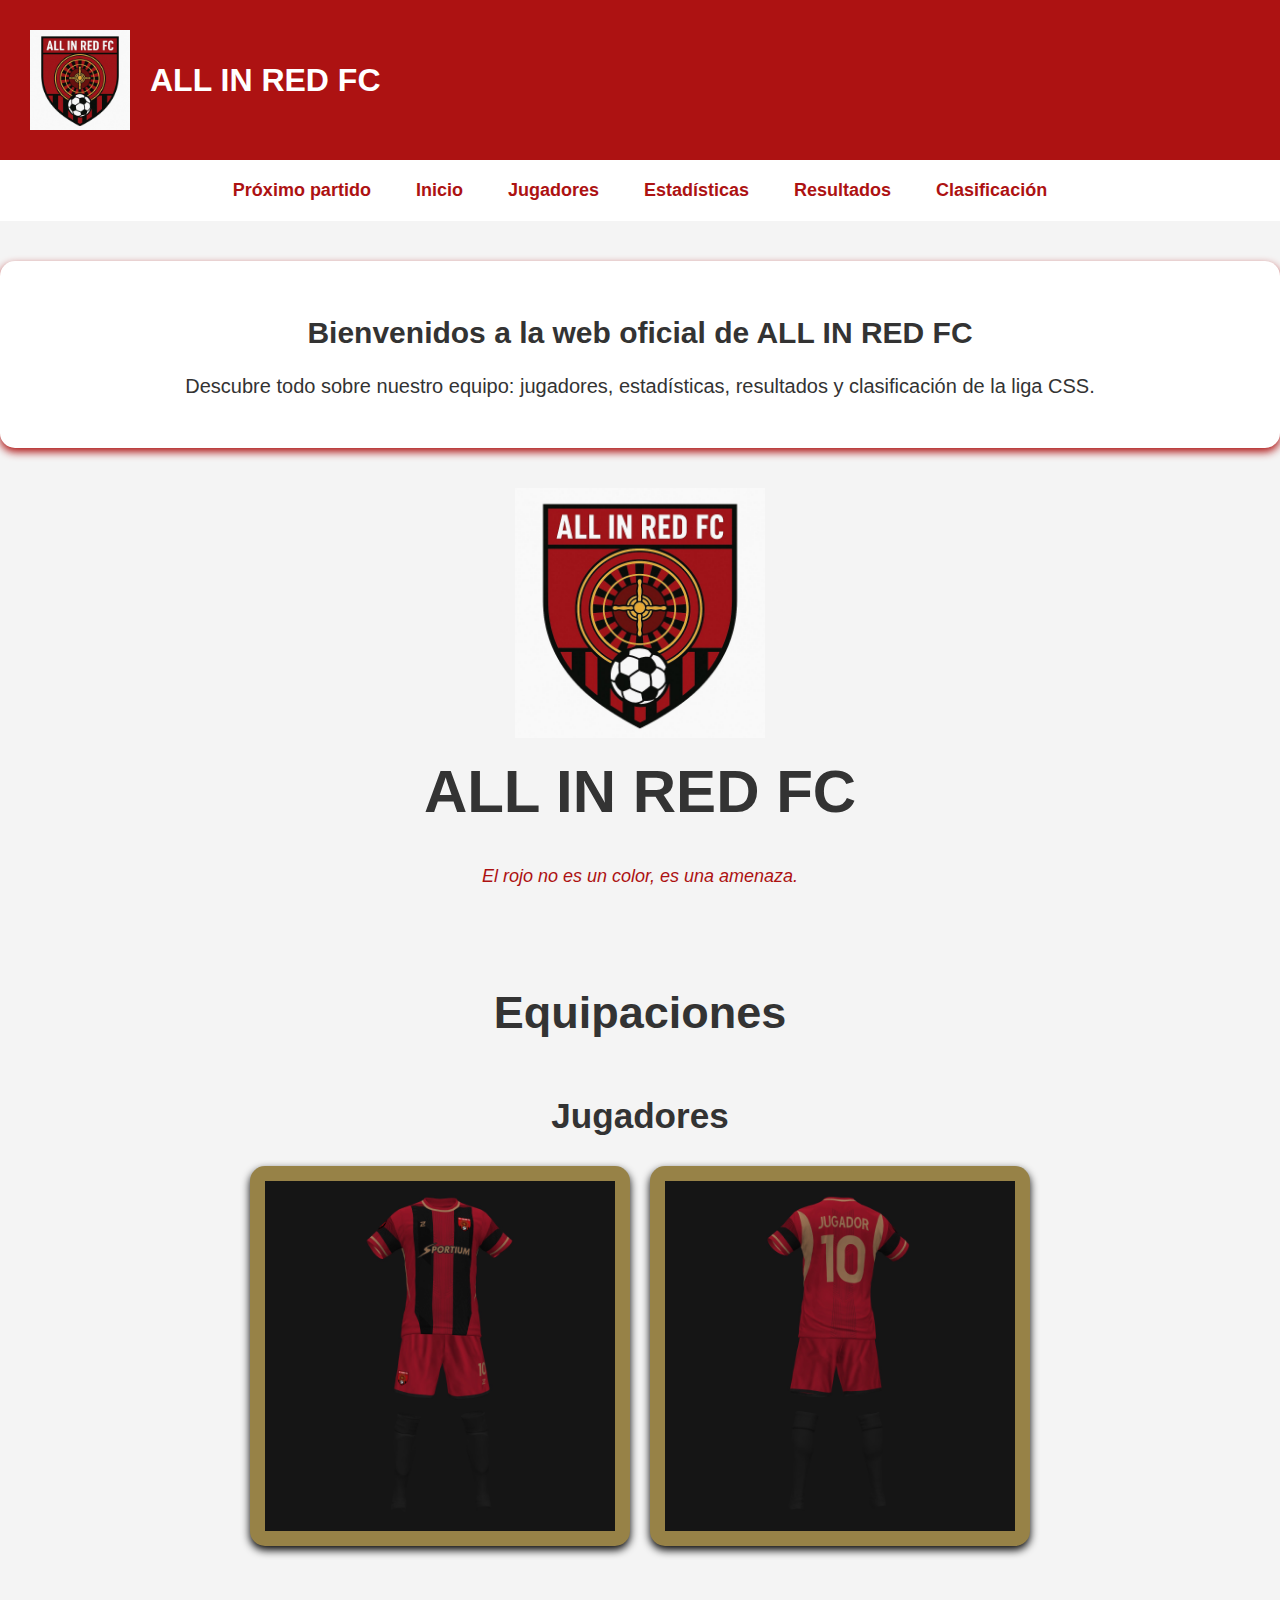
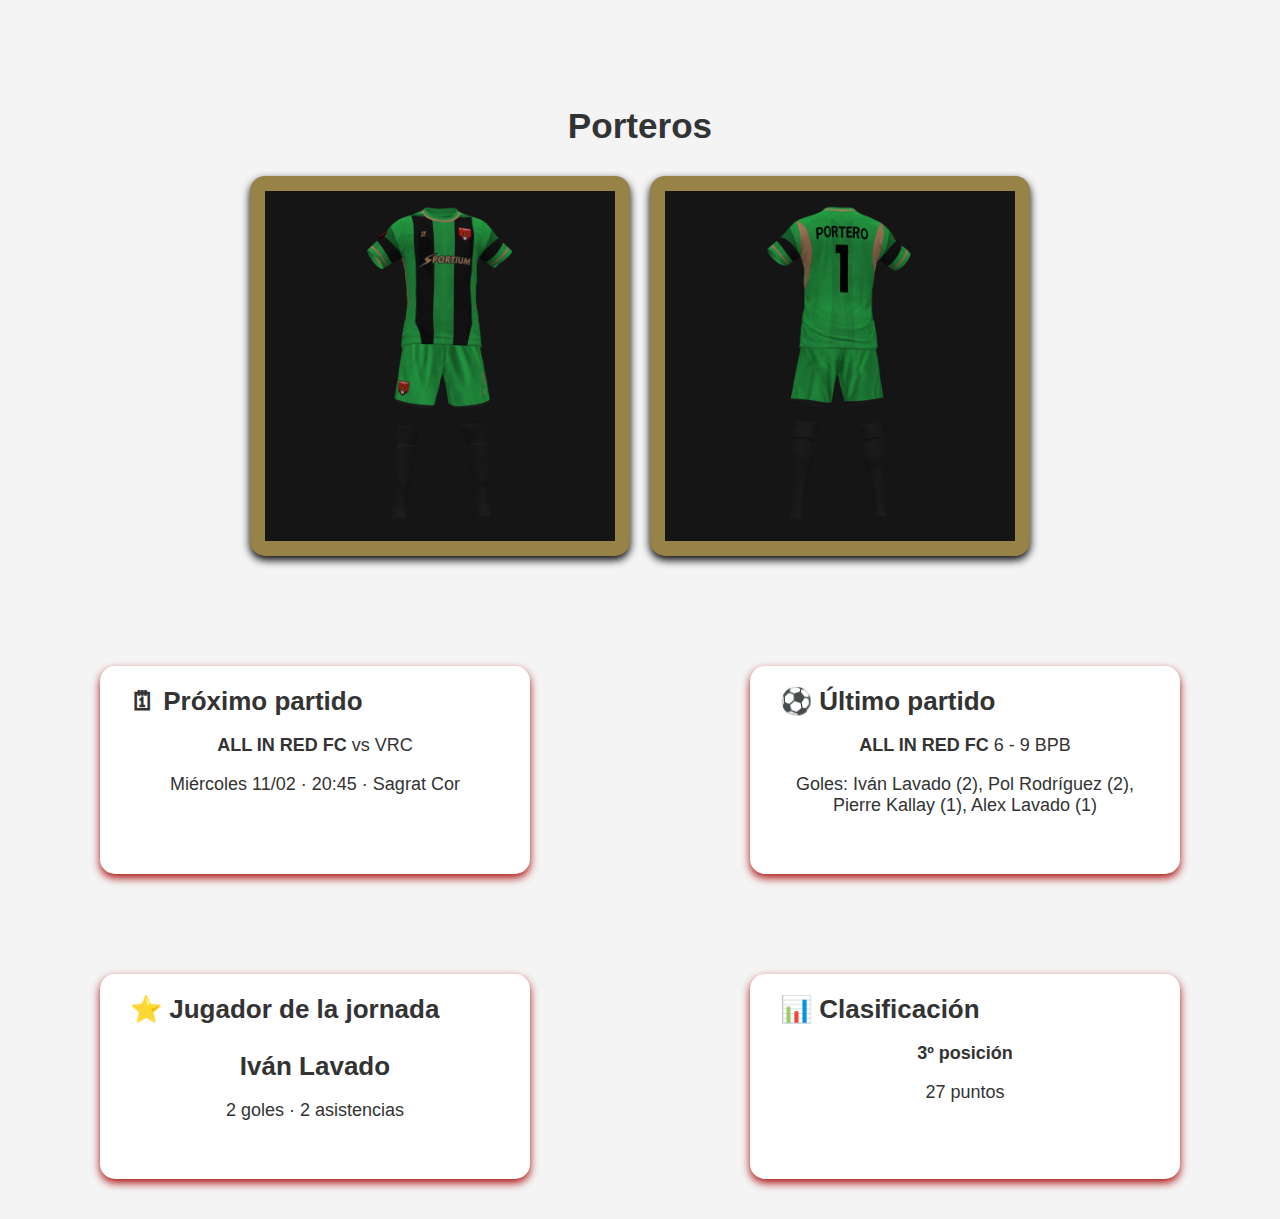
<file: index.html>
<!DOCTYPE html>
<html lang="es">
<head>
  <meta charset="UTF-8">
  <title>ALL IN RED FC</title>
  <link rel="stylesheet" href="css/estilos.css">
</head>
<body>

<header class="header">
  <img src="img/escudo.png" class="escudo">
  <h1>ALL IN RED FC</h1>
</header>

<nav>
  <a href="previa.html">Próximo partido</a>
  <a href="index.html">Inicio</a>
  <a href="jugadores.html">Jugadores</a>
  <a href="estadisticas.html">Estadísticas</a>
  <a href="resultados.html">Resultados</a>
  <a href="clasificacion.html">Clasificación</a>
</nav>

<section class="bienvenida">
  <div class="card welcome">
  <h2>Bienvenidos a la web oficial de ALL IN RED FC</h2>
  <p>Descubre todo sobre nuestro equipo: jugadores, estadísticas, resultados y clasificación de la liga CSS.</p>
  </div>
</section>

<section class="hero">
  <img src="img/escudo.png" alt="Escudo ALL IN RED FC">
  <h1>ALL IN RED FC</h1>
  <p class="lema">El rojo no es un color, es una amenaza.</p>
</section>
<section class="equipaciones">
  <h2>Equipaciones</h2>

  <div class="equipaciones-grid">

    <div class="equipacion-bloque">
      <h3>Jugadores</h3>
      <div class="equipacion-fila">
        <img src="img/jugadorDelante.JPG" alt="Jugadores - Delante">
        <img src="img/jugadorDetras.JPG" alt="Jugadores - Detrás">
      </div>
    </div>

    <div class="equipacion-bloque">
      <h3>Porteros</h3>
      <div class="equipacion-fila">
        <img src="img/porteroDelante.JPG" alt="Porteros - Delante">
        <img src="img/porteroDetras.JPG" alt="Porteros - Detrás">
      </div>
    </div>
  </div>
</section>

<section class="fila info">
  <div class="card mini">
  <h2>🗓 Próximo partido</h2>
  <p><strong>ALL IN RED FC</strong> vs VRC</p>
  <p>Miércoles 11/02 · 20:45 · Sagrat Cor</p>
  </div>

<script src="js/datos.js"></script>
  <div class="card mini">
  <h2>⚽ Último partido</h2>
  <p><strong>ALL IN RED FC</strong> 6 - 9 BPB</p>
  <p>Goles: Iván Lavado (2), Pol Rodríguez (2), Pierre Kallay (1), Alex Lavado (1)</p>
  </div>
  
  <div class="card mini">
  <h2>⭐ Jugador de la jornada</h2>
  <h3><strong>Iván Lavado</strong></h3>
  <p>2 goles · 2 asistencias</p>
  </div>

  <div class="card mini">
  <h2>📊 Clasificación</h2>
  <p><strong>3º posición</strong></p>
  <p>27 puntos</p>
  </div>
</section>

</body>
</html>
</file>
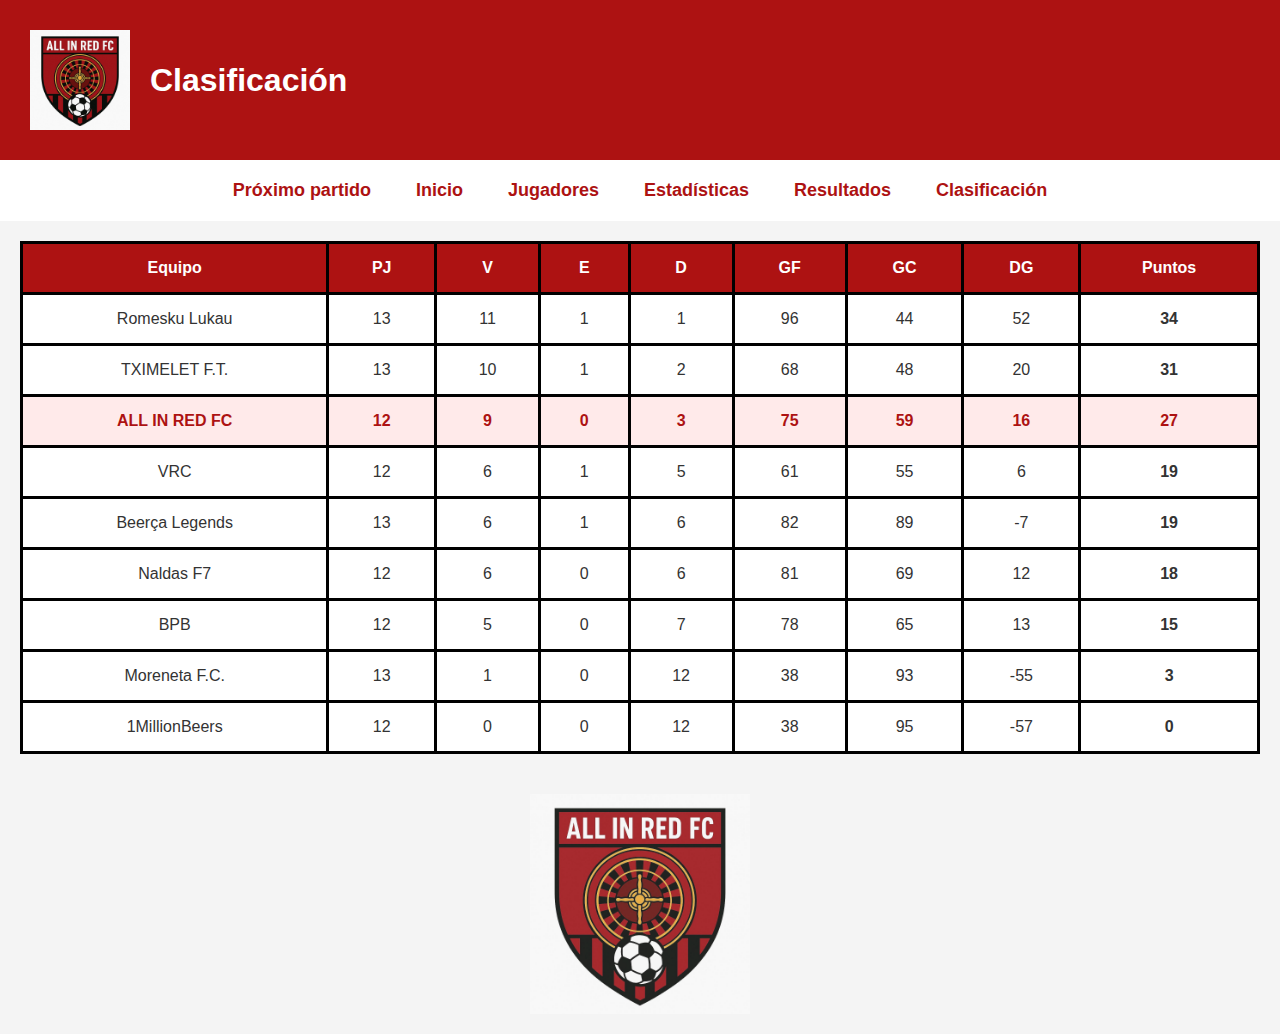
<file: clasificacion.html>
<!DOCTYPE html>
<html lang="es">
<head>
  <meta charset="UTF-8">
  <title>Clasificación</title>
  <link rel="stylesheet" href="css/estilos.css">
</head>
<body>

<header class="header">
  <img src="img/escudo.png" class="escudo">
  <h1>Clasificación</h1>
</header>

<nav>
  <a href="previa.html">Próximo partido</a>
  <a href="index.html">Inicio</a>
  <a href="jugadores.html">Jugadores</a>
  <a href="estadisticas.html">Estadísticas</a>
  <a href="resultados.html">Resultados</a>
  <a href="clasificacion.html">Clasificación</a>
</nav>

<div class="container">
  <div class="table">
    <table class="tabla-clasificacion">
      <thead>
        <tr>
          <th>Equipo</th>
          <th>PJ</th>
          <th>V</th>
          <th>E</th>
          <th>D</th>
          <th>GF</th>
          <th>GC</th>
          <th>DG</th>
          <th>Puntos</th>
        </tr>
      </thead>
      <tbody id="tabla-clasificacion">
        <!-- AQUÍ el JavaScript mete las filas -->
      </tbody>
    </table>
    <div class="escudo-grande">
  <img src="img/escudo.png" alt="Escudo del equipo">
</div>
  </div>
</div>

<script src="js/datos.js"></script>
<script>
  const MI_EQUIPO = "ALL IN RED FC";

  const tabla = document.getElementById("tabla-clasificacion");
  const equipos = {};

  partidos.forEach(p => {
    if (p.golesLocal === null || p.golesVisitante === null) return;

    // Crear equipos si no existen
    if (!equipos[p.local]) {
      equipos[p.local] = {
        equipo: p.local,
        pj: 0, pg: 0, pe: 0, pp: 0,
        gf: 0, gc: 0, puntos: 0,
        duelos: {}
      };
    }

    if (!equipos[p.visitante]) {
      equipos[p.visitante] = {
        equipo: p.visitante,
        pj: 0, pg: 0, pe: 0, pp: 0,
        gf: 0, gc: 0, puntos: 0,
        duelos: {}
      };
    }

    const local = equipos[p.local];
    const visitante = equipos[p.visitante];

    // Partidos jugados
    local.pj++;
    visitante.pj++;

    // Goles
    local.gf += p.golesLocal;
    local.gc += p.golesVisitante;
    visitante.gf += p.golesVisitante;
    visitante.gc += p.golesLocal;

    // Duelos directos
    if (!local.duelos[p.visitante]) {
      local.duelos[p.visitante] = { gf: 0, gc: 0 };
    }
    if (!visitante.duelos[p.local]) {
      visitante.duelos[p.local] = { gf: 0, gc: 0 };
    }

    local.duelos[p.visitante].gf += p.golesLocal;
    local.duelos[p.visitante].gc += p.golesVisitante;
    visitante.duelos[p.local].gf += p.golesVisitante;
    visitante.duelos[p.local].gc += p.golesLocal;

    // Resultado
    if (p.golesLocal > p.golesVisitante) {
      local.pg++; local.puntos += 3;
      visitante.pp++;
    } else if (p.golesLocal < p.golesVisitante) {
      visitante.pg++; visitante.puntos += 3;
      local.pp++;
    } else {
      local.pe++; visitante.pe++;
      local.puntos++; visitante.puntos++;
    }
  });

  const clasificacion = Object.values(equipos).sort((a, b) => {

    // 1. Puntos
    if (b.puntos !== a.puntos) return b.puntos - a.puntos;

    // Empatados a estos puntos
    const empatados = Object.values(equipos).filter(e => e.puntos === a.puntos);

    // 2 equipos empatados → gol average particular
    if (empatados.length === 2) {
      const dueloA = a.duelos[b.equipo];
      const dueloB = b.duelos[a.equipo];

      if (dueloA && dueloB) {
        const diffPartA = dueloA.gf - dueloA.gc;
        const diffPartB = dueloB.gf - dueloB.gc;

        if (diffPartB !== diffPartA) return diffPartB - diffPartA;
        if (dueloB.gf !== dueloA.gf) return dueloB.gf - dueloA.gf;
      }
    }

    // 3 o más empatados → diferencia general
    const diffA = a.gf - a.gc;
    const diffB = b.gf - b.gc;
    if (diffB !== diffA) return diffB - diffA;

    if (b.gf !== a.gf) return b.gf - a.gf;

    return a.equipo.localeCompare(b.equipo);
  });

  // Pintar tabla
  clasificacion.forEach(e => {
    tabla.innerHTML += `
      <tr>
        <tr class="${e.equipo === MI_EQUIPO ? 'mi-equipo' : ''}">
        <td>${e.equipo}</td>
        <td>${e.pj}</td>
        <td>${e.pg}</td>
        <td>${e.pe}</td>
        <td>${e.pp}</td>
        <td>${e.gf}</td>
        <td>${e.gc}</td>
        <td>${e.gf - e.gc}</td>
        <td><strong>${e.puntos}</strong></td>
      </tr>
    `;
  });
</script>
</file>
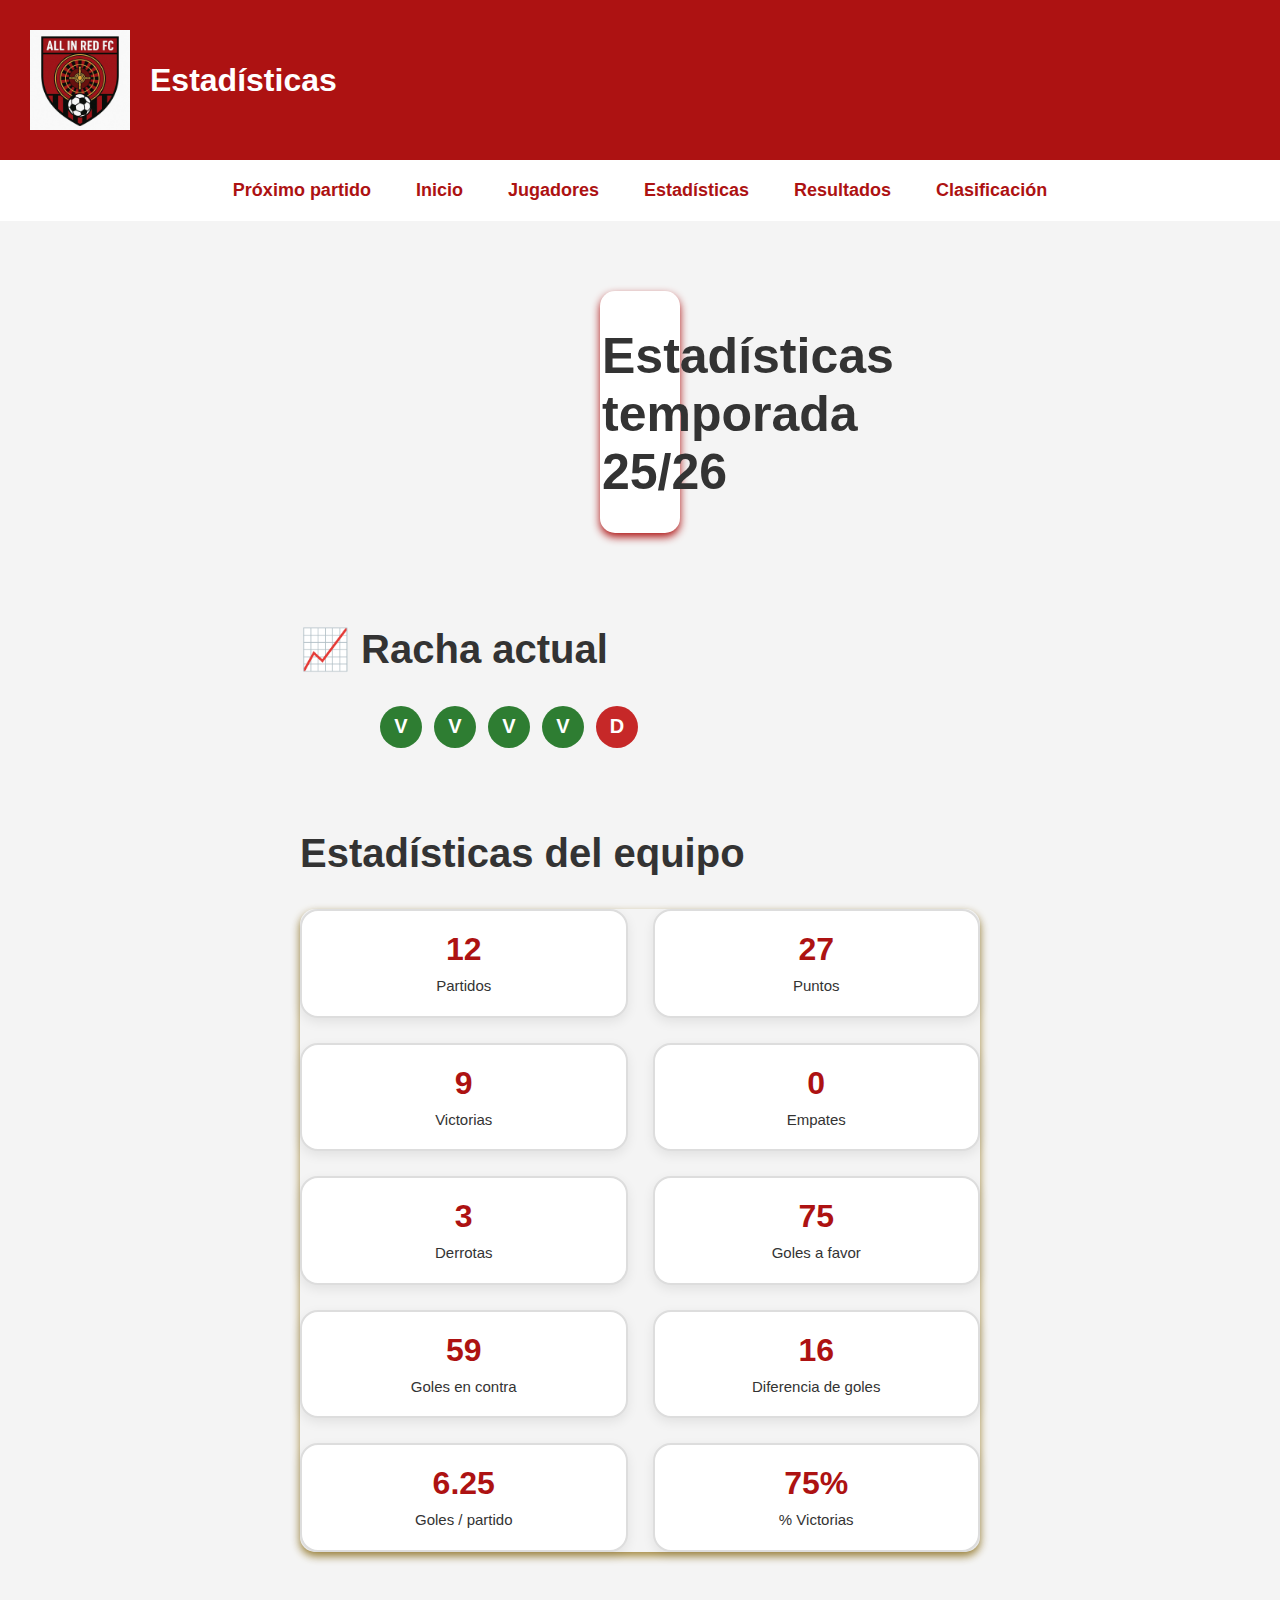
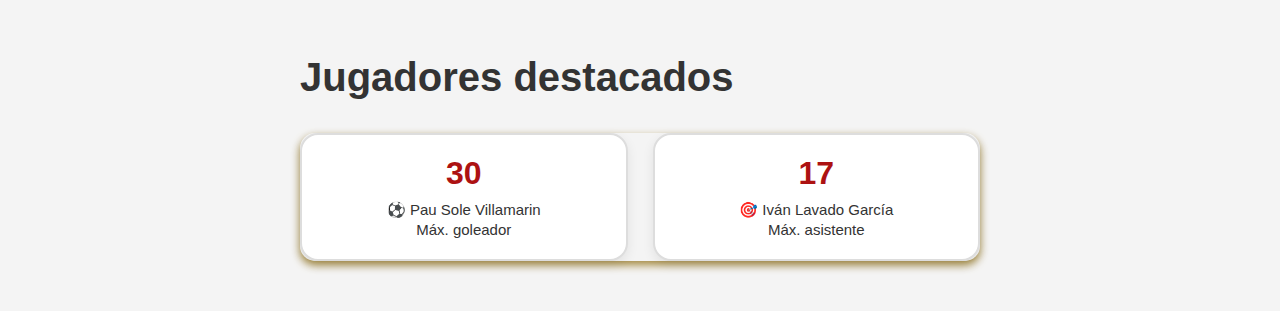
<file: estadisticas.html>
<!DOCTYPE html>
<html lang="es">
<head>
  <meta charset="UTF-8">
  <title>Estadísticas</title>
  <link rel="stylesheet" href="css/estilos.css">
</head>
<body>

<header class="header">
  <img src="img/escudo.png" class="escudo">
  <h1>Estadísticas</h1>
</header>

<nav>
  <a href="previa.html">Próximo partido</a>
  <a href="index.html">Inicio</a>
  <a href="jugadores.html">Jugadores</a>
  <a href="estadisticas.html">Estadísticas</a>
  <a href="resultados.html">Resultados</a>
  <a href="clasificacion.html">Clasificación</a>
</nav>

<main class="estadisticas">

  <section>
  <div class="card estadisticas">
  <h1>Estadísticas temporada 25/26</h1>
  </div>
  </section>

  <section class="bloque">
    <h2>📈 Racha actual</h2>
    <div id="racha" class="racha"></div>
  </section>

  <section class="bloque">
    <h2>Estadísticas del equipo</h2>
    <div class="stats-grid" id="stats-equipo"></div>
  </section>

  <section class="bloque">
    <h2>Jugadores destacados</h2>
    <div class="stats-grid" id="stats-jugadores"></div>
  </section>

</main>

<script src="js/datos.js"></script>
<script src="js/estadisticas.js"></script>
</body>
</html>
</file>
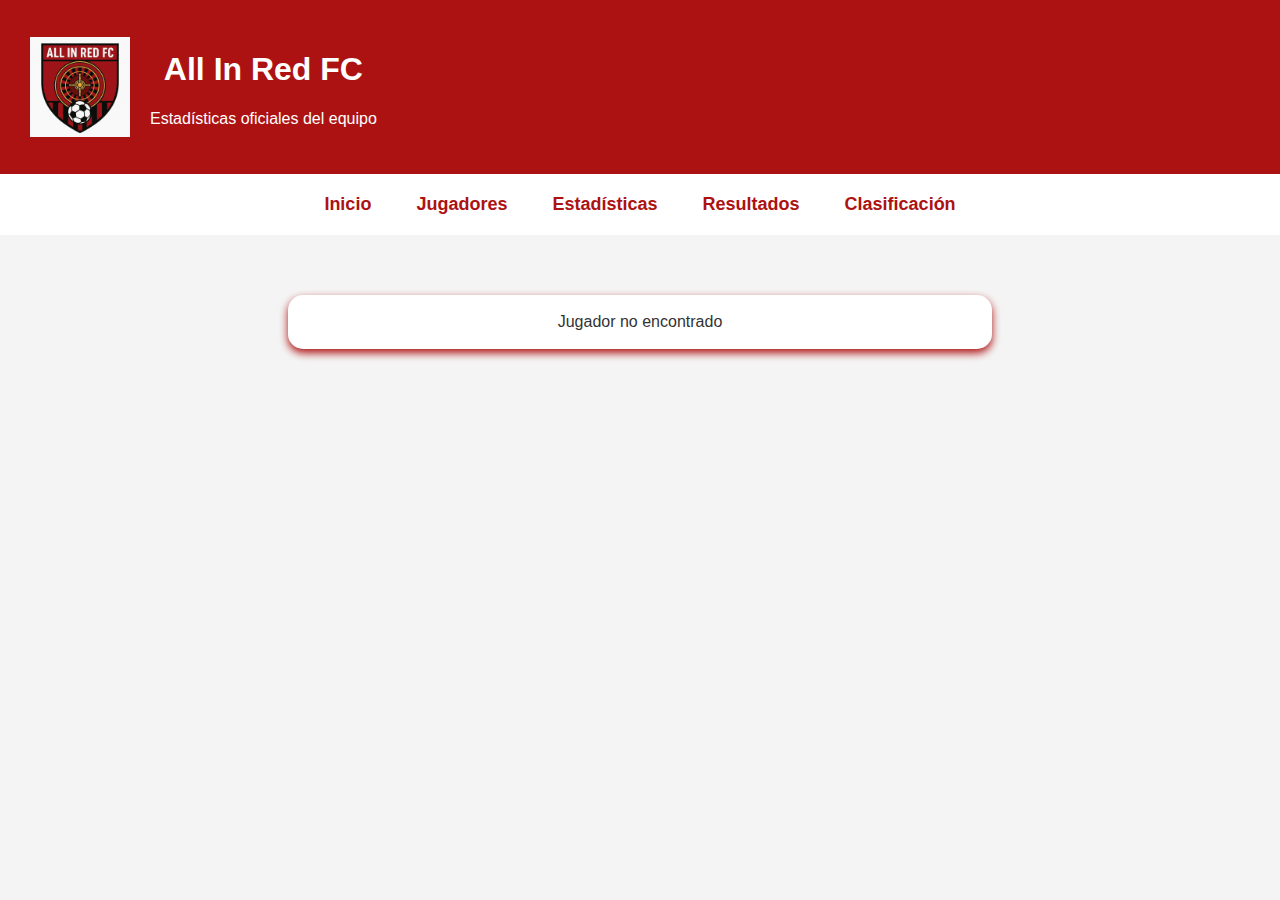
<file: jugador.html>
<!DOCTYPE html>
<html lang="es">
<head>
  <meta charset="UTF-8">
  <title>Ficha del jugador</title>
  <link rel="stylesheet" href="css/estilos.css">
</head>
<body>

<header class="header">
  <img src="img/escudo.png" alt="Escudo del equipo" class="escudo">
  <div>
    <h1>All In Red FC</h1>
    <p>Estadísticas oficiales del equipo</p>
  </div>
</header>

<nav>
  <a href="index.html">Inicio</a>
  <a href="jugadores.html">Jugadores</a>
  <a href="estadisticas.html">Estadísticas</a>
  <a href="resultados.html">Resultados</a>
  <a href="clasificacion.html">Clasificación</a>
</nav>

<div class="container">
  <div class="card" id="ficha"></div>
</div>

<script src="js/datos.js"></script>
<script>
  const params = new URLSearchParams(window.location.search);
  const idJugador = parseInt(params.get("id"));

  const jugador = jugadores.find(j => j.id === idJugador);

  const ficha = document.getElementById("ficha");

  if (jugador) {
    ficha.innerHTML = `
      <img src="${jugador.foto || 'img/jugador-default.jpg'}"
         alt="Foto de ${jugador.nombre}"
         style="width:150px; border-radius:10px; margin-bottom:10px;">
      <h2>${jugador.nombre}</h2>
      <p><strong>Dorsal:</strong> ${jugador.dorsal}</p>
      <p><strong>Posición:</strong> ${jugador.posicion}</p>
      <p><strong>Goles:</strong> ${jugador.goles}</p>
      <p><strong>Asistencias:</strong> ${jugador.asistencias}</p>
      <p><strong>Partidos Jugados:</strong> ${jugador.partidosJugados}</p>
`;
  } else {
    ficha.innerHTML = "<p>Jugador no encontrado</p>";
  }
</script>

</body>
</html>
</file>
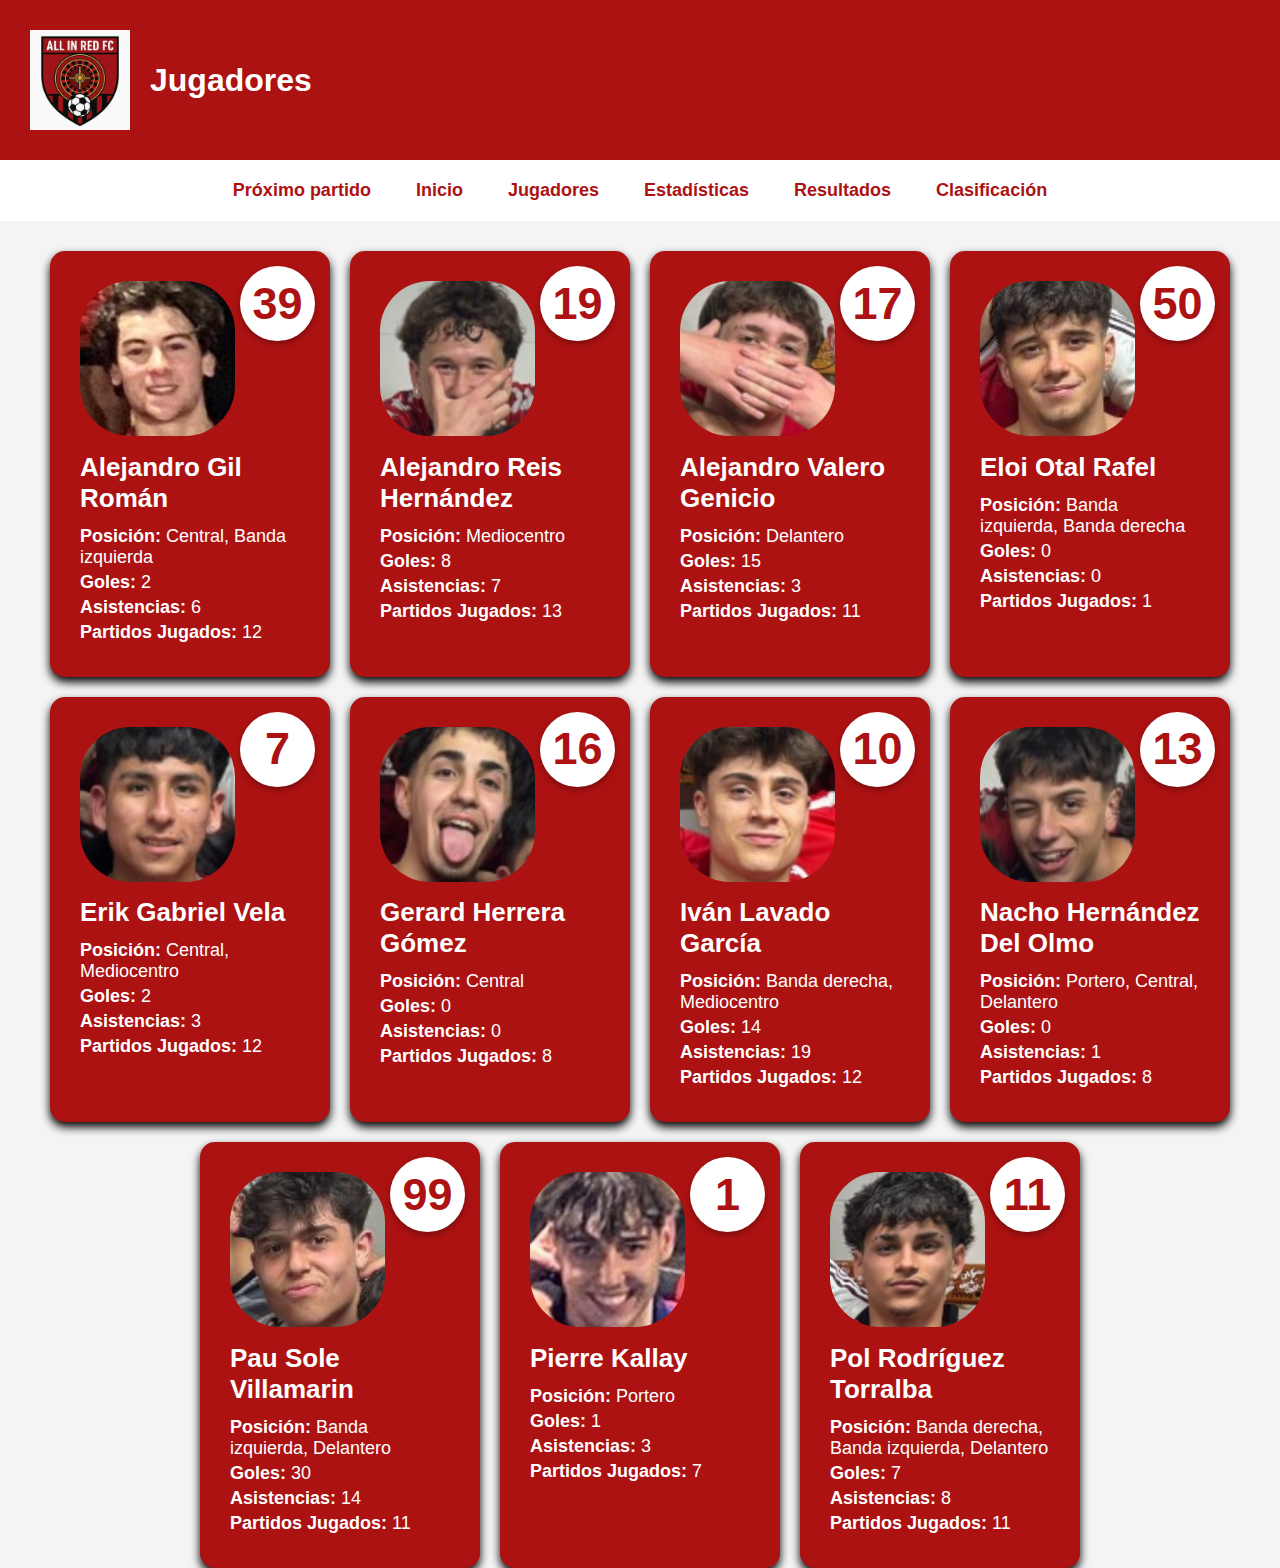
<file: jugadores.html>
<!DOCTYPE html>
<html lang="es">
<head>
  <meta charset="UTF-8">
  <title>Jugadores</title>
  <link rel="stylesheet" href="css/estilos.css">
</head>
<body>

<header class="header">
  <img src="img/escudo.png" class="escudo">
  <h1>Jugadores</h1>
</header>

<nav>
  <a href="previa.html">Próximo partido</a>
  <a href="index.html">Inicio</a>
  <a href="jugadores.html">Jugadores</a>
  <a href="estadisticas.html">Estadísticas</a>
  <a href="resultados.html">Resultados</a>
  <a href="clasificacion.html">Clasificación</a>
</nav>

<div class="jugadores-container">
  <div class="fila"></div> <!-- fila 1 -->
  <div class="fila"></div> <!-- fila 2 -->
  <div class="fila"></div> <!-- fila 3 -->
</div>

<script>
  const MI_EQUIPO = "ALL IN RED FC";

  const jugadores = [
  { id:1,nombre: "Alejandro Gil Román",posicion: "Central, Banda izquierda",dorsal: 39, goles: 2,asistencias: 6,partidosJugados: 12,foto: "img/jugador1.jpg" },
  { id:2,nombre: "Alejandro Reis Hernández",posicion: "Mediocentro",dorsal: 19,goles: 8,asistencias: 7,partidosJugados: 13,foto: "img/jugador2.jpg" },
  { id:3,nombre: "Alejandro Valero Genicio",posicion: "Delantero",dorsal: 17,goles: 15,asistencias: 3,partidosJugados: 11,foto: "img/jugador3.jpg" },
  { id:4,nombre: "Eloi Otal Rafel",posicion: "Banda izquierda, Banda derecha",dorsal: 50,goles: 0,asistencias: 0,partidosJugados: 1,foto: "img/jugador4.jpg" },
  { id:5,nombre: "Erik Gabriel Vela",posicion: "Central, Mediocentro",dorsal: 7,goles: 2,asistencias: 3,partidosJugados: 12,foto: "img/jugador5.jpg" },
  { id:6,nombre: "Gerard Herrera Gómez",posicion: "Central",dorsal: 16,goles: 0,asistencias: 0,partidosJugados: 8,foto: "img/jugador6.jpg" },
  { id:7,nombre: "Iván Lavado García",posicion: "Banda derecha, Mediocentro",dorsal: 10,goles: 14,asistencias: 19,partidosJugados: 12,foto: "img/jugador7.jpg" },
  { id:8,nombre: "Nacho Hernández Del Olmo",posicion: "Portero, Central, Delantero",dorsal: 13,goles: 0,asistencias: 1,partidosJugados: 8,foto: "img/jugador8.jpg" },
  { id:9,nombre: "Pau Sole Villamarin",posicion: "Banda izquierda, Delantero",dorsal: 99,goles: 30,asistencias: 14,partidosJugados: 11,foto:"img/jugador9.jpg" },
  { id:10,nombre: "Pierre Kallay",posicion: "Portero",dorsal: 1,goles: 1,asistencias: 3,partidosJugados: 7,foto: "img/jugador10.jpg" },
  { id:11,nombre: "Pol Rodríguez Torralba",posicion: "Banda derecha, Banda izquierda, Delantero",dorsal: 11,goles: 7,asistencias: 8,partidosJugados: 11,foto: "img/jugador11.jpg" }
  ];

  // Divs por fila
const filas = document.querySelectorAll('.jugadores-container .fila');

filas[0].innerHTML = jugadores.slice(0, 4).map(j => `
  <div class="jugador-card">
    <span class="dorsal">${j.dorsal}</span>
    <img src="${j.foto}" alt="Foto de ${j.nombre}">
    <h2>${j.nombre === MI_EQUIPO ? '<strong>' + j.nombre + '</strong>' : j.nombre}</h2>
    <p><strong>Posición:</strong> ${j.posicion}</p>
    <p><strong>Goles:</strong> ${j.goles}</p>
    <p><strong>Asistencias:</strong> ${j.asistencias}</p>
    <p><strong>Partidos Jugados:</strong> ${j.partidosJugados}</p>
  </div>
`).join('');

filas[1].innerHTML = jugadores.slice(4, 8).map(j => `
  <div class="jugador-card">
    <span class="dorsal">${j.dorsal}</span>
    <img src="${j.foto}" alt="Foto de ${j.nombre}">
    <h2>${j.nombre === MI_EQUIPO ? '<strong>' + j.nombre + '</strong>' : j.nombre}</h2>
    <p><strong>Posición:</strong> ${j.posicion}</p>
    <p><strong>Goles:</strong> ${j.goles}</p>
    <p><strong>Asistencias:</strong> ${j.asistencias}</p>
    <p><strong>Partidos Jugados:</strong> ${j.partidosJugados}</p>
  </div>
`).join('');

filas[2].innerHTML = jugadores.slice(8, 11).map(j => `
  <div class="jugador-card">
    <span class="dorsal">${j.dorsal}</span>
    <img src="${j.foto}" alt="Foto de ${j.nombre}">
    <h2>${j.nombre === MI_EQUIPO ? '<strong>' + j.nombre + '</strong>' : j.nombre}</h2>
    <p><strong>Posición:</strong> ${j.posicion}</p>
    <p><strong>Goles:</strong> ${j.goles}</p>
    <p><strong>Asistencias:</strong> ${j.asistencias}</p>
    <p><strong>Partidos Jugados:</strong> ${j.partidosJugados}</p>
  </div>
`).join('');
</script>
</file>
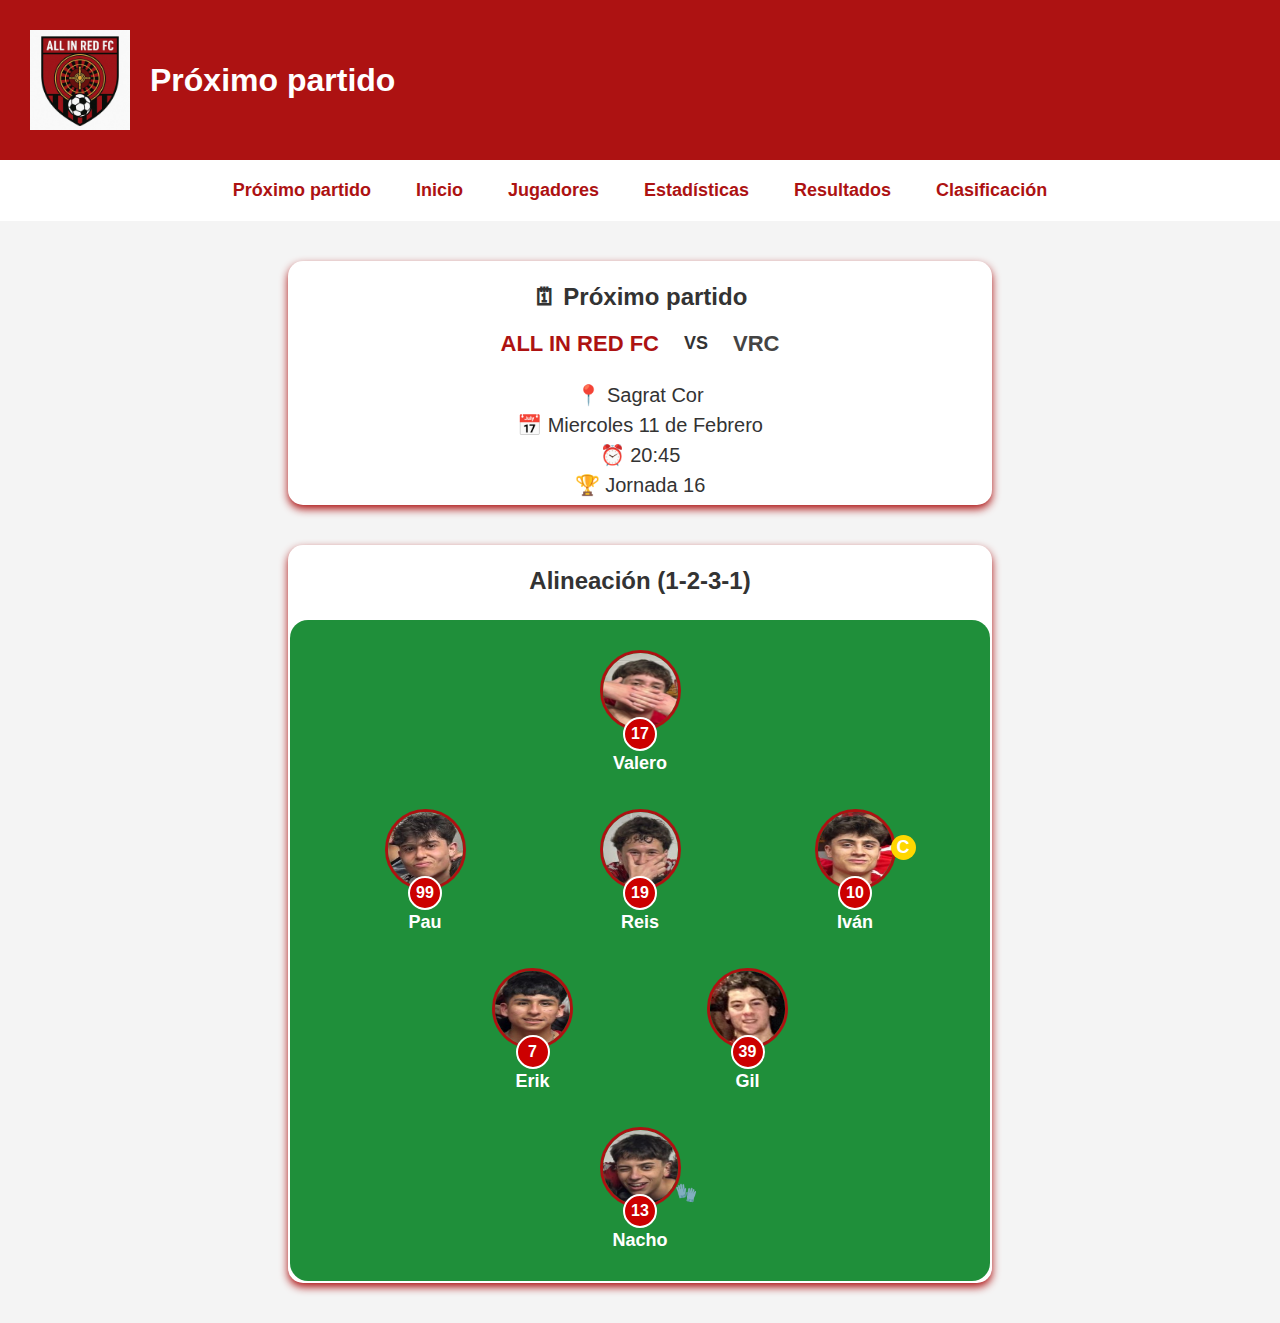
<file: previa.html>
<!DOCTYPE html>
<html lang="es">
<head>
  <meta charset="UTF-8">
  <title>Próximo partido</title>
  <link rel="stylesheet" href="css/estilos.css">
</head>
<body>
<header class="header">
  <img src="img/escudo.png" class="escudo">
  <h1>Próximo partido</h1>
</header>

<nav>
  <a href="previa.html">Próximo partido</a>
  <a href="index.html">Inicio</a>
  <a href="jugadores.html">Jugadores</a>
  <a href="estadisticas.html">Estadísticas</a>
  <a href="resultados.html">Resultados</a>
  <a href="clasificacion.html">Clasificación</a>
</nav>

<main class="previa">

  <section class="card partido-previo">
   <h2>🗓 Próximo partido</h2>

    <div class="info-partido">
      <div class="equipos">
        <span class="equipo local">ALL IN RED FC</span>
       <strong class="vs">VS</strong>
       <span class="equipo visitante">VRC</span>
     </div>

      <div class="datos">
       <p>📍 Sagrat Cor</p>
       <p>📅 Miercoles 11 de Febrero</p>
       <p>⏰ 20:45</p>
       <p>🏆 Jornada 16</p>
     </div>
    </div>
  </section>

 <section class="card alineacion">
  <h2>Alineación (1-2-3-1)</h2>

  <div class="campo-futbol">
    <div class="linea fila-portero" id="portero"></div>
    <div class="linea fila-defensas" id="defensas"></div>
    <div class="linea fila-centro" id="centro"></div>
    <div class="linea fila-delantero" id="delantero"></div>
  </div>
</section>


</main>

<script src="js/datos.js"></script>
<script src="js/previa.js"></script>

</body>
</html>
</file>
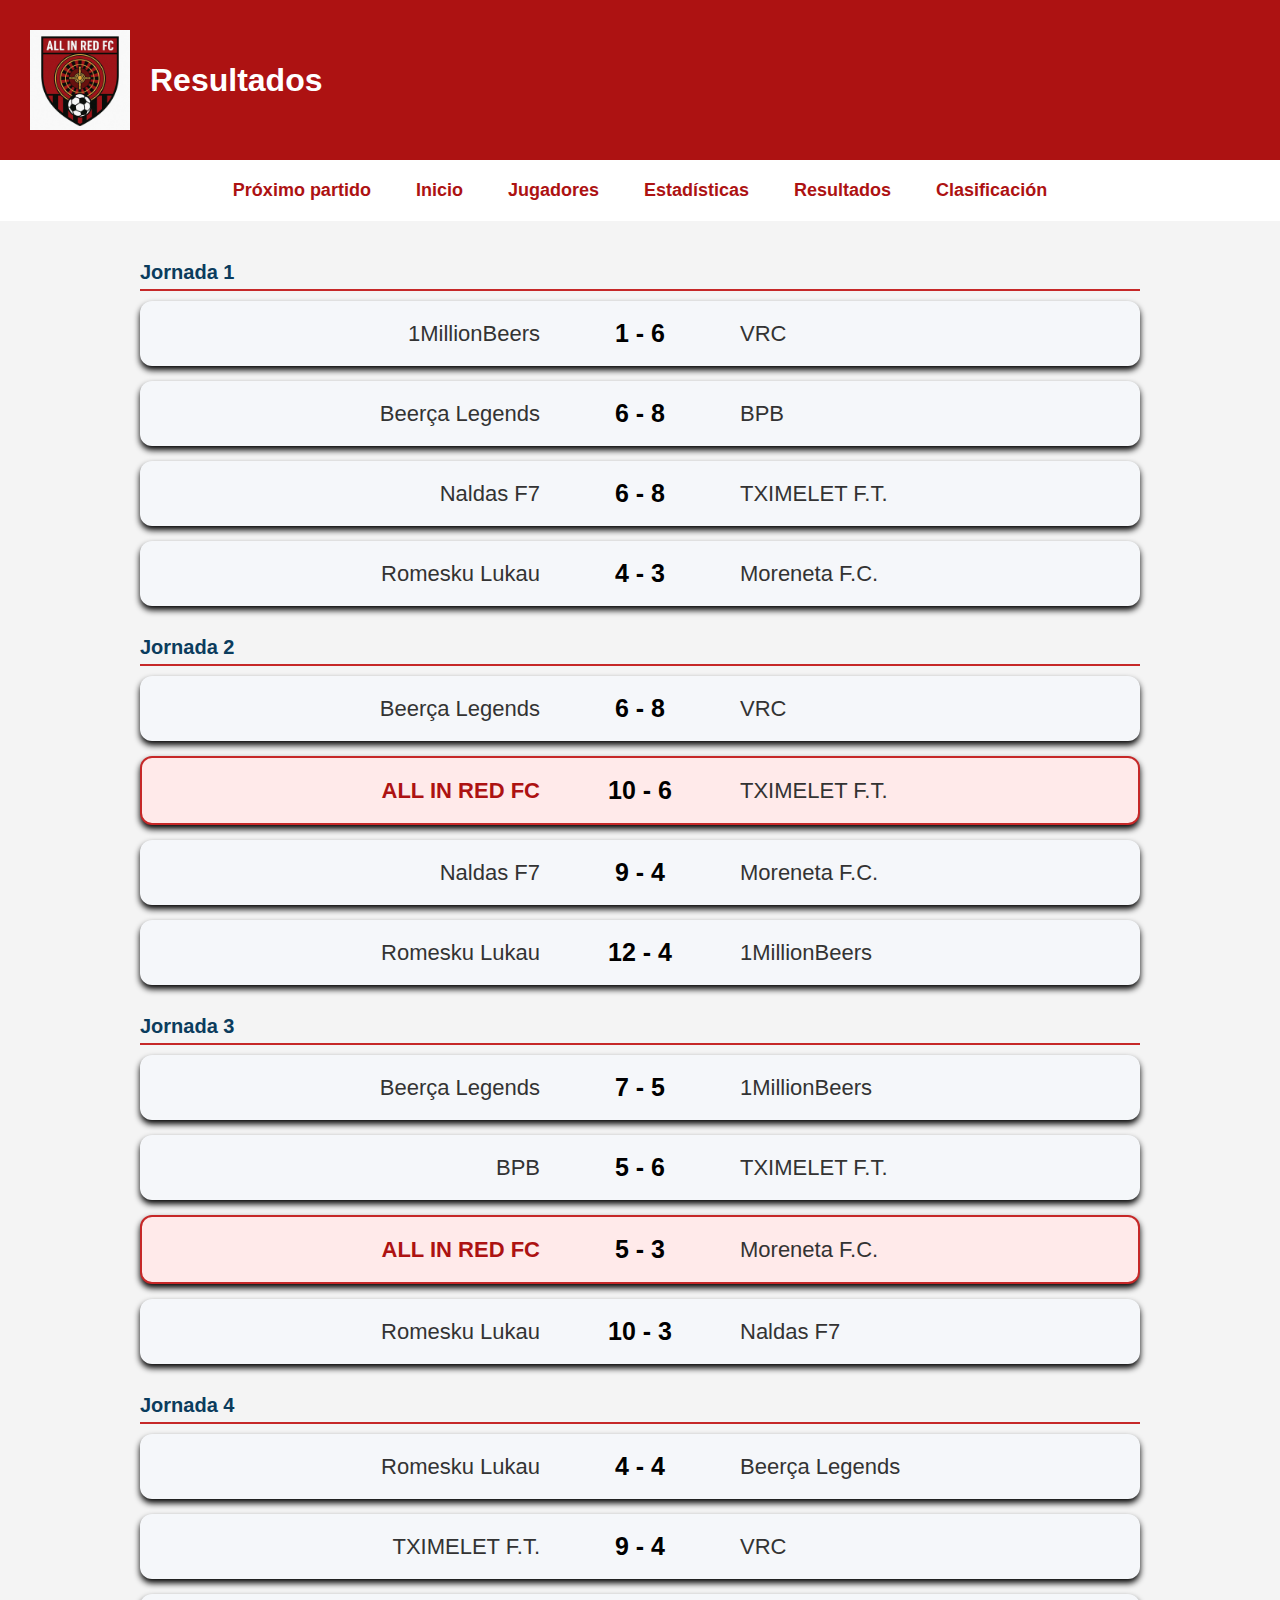
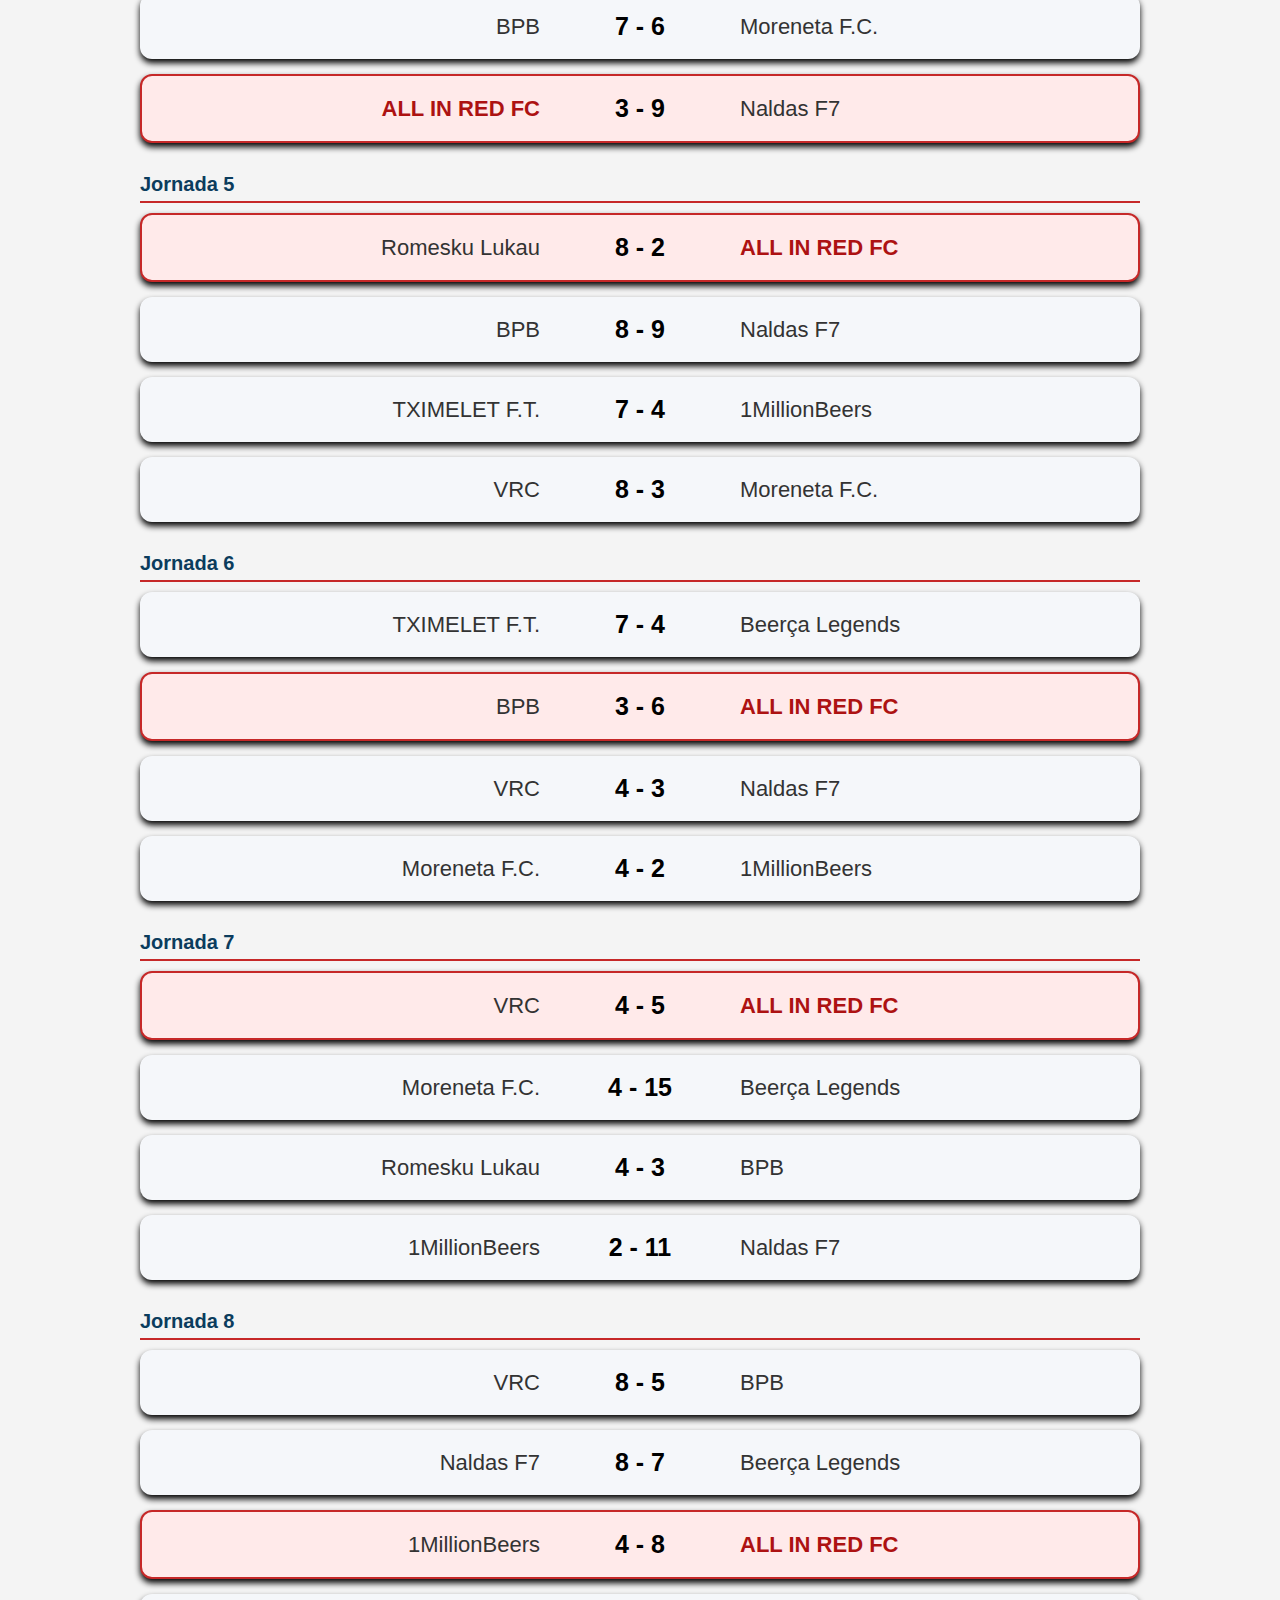
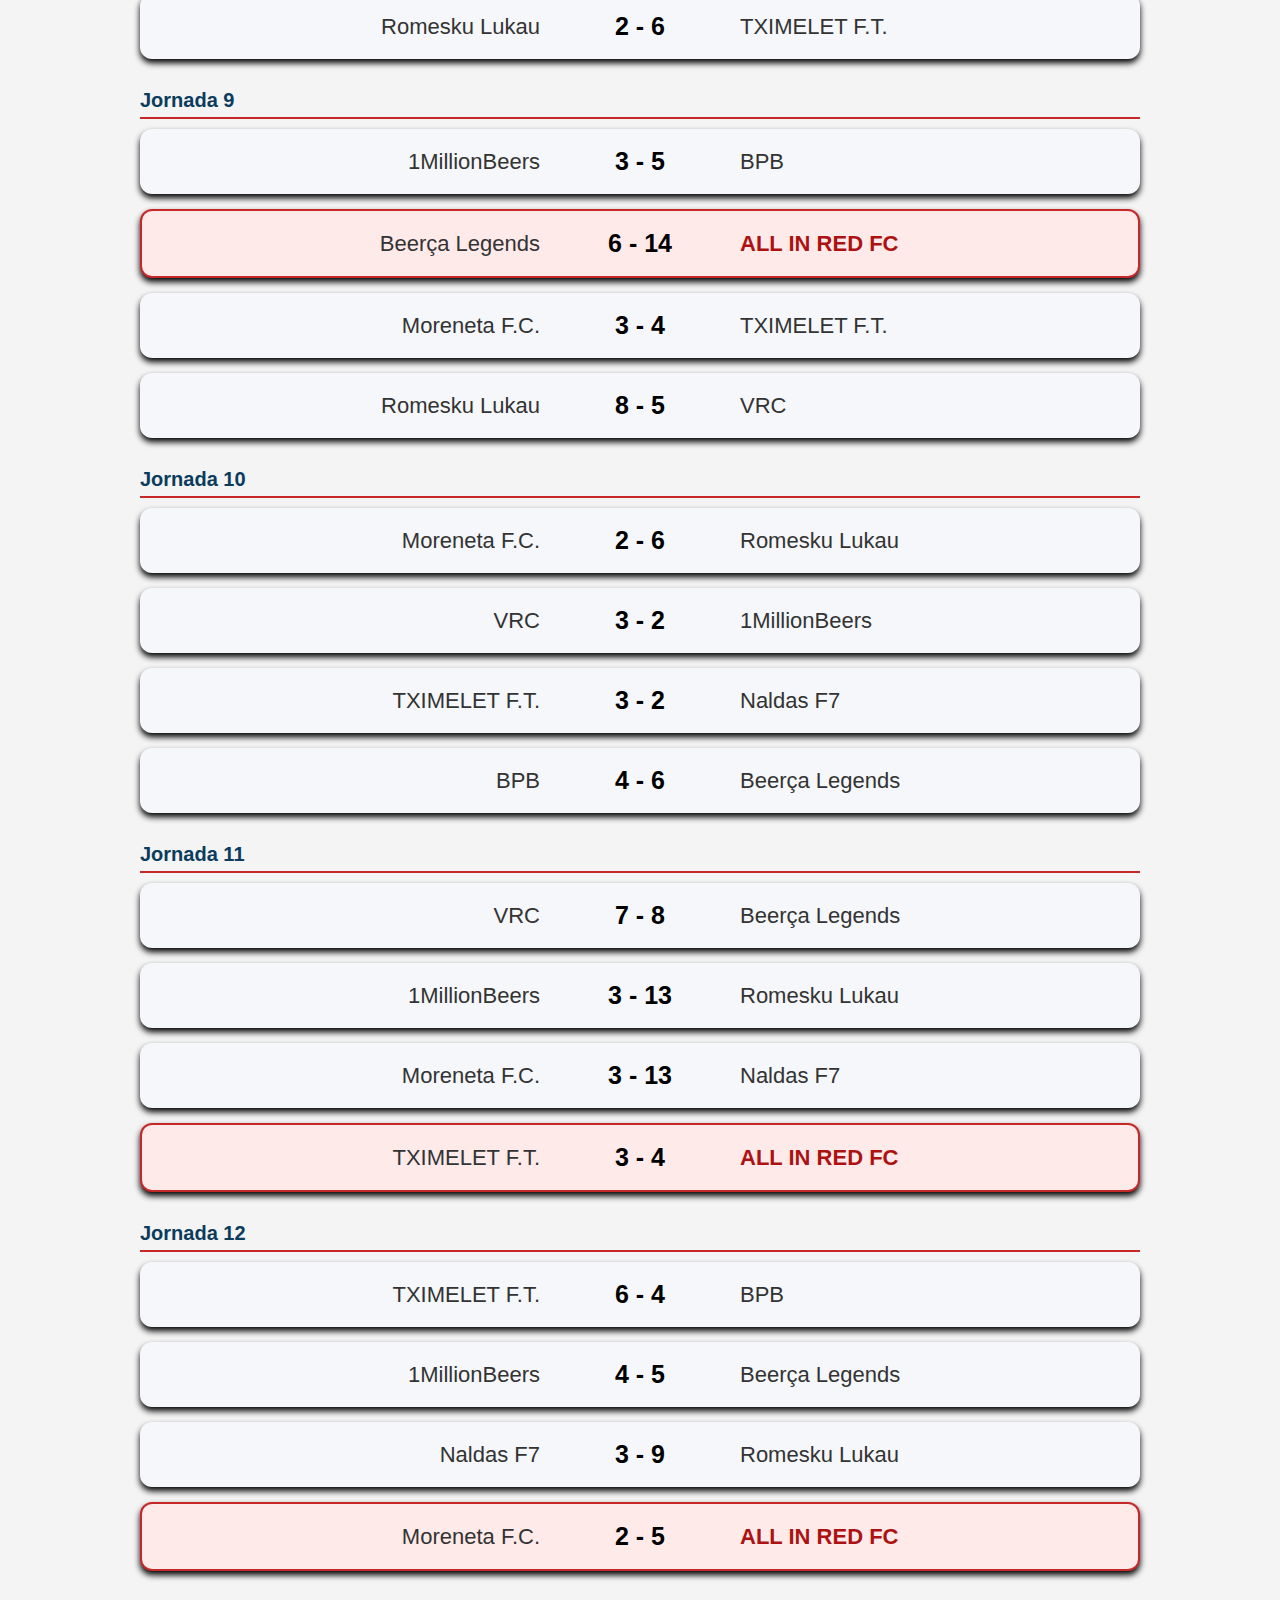
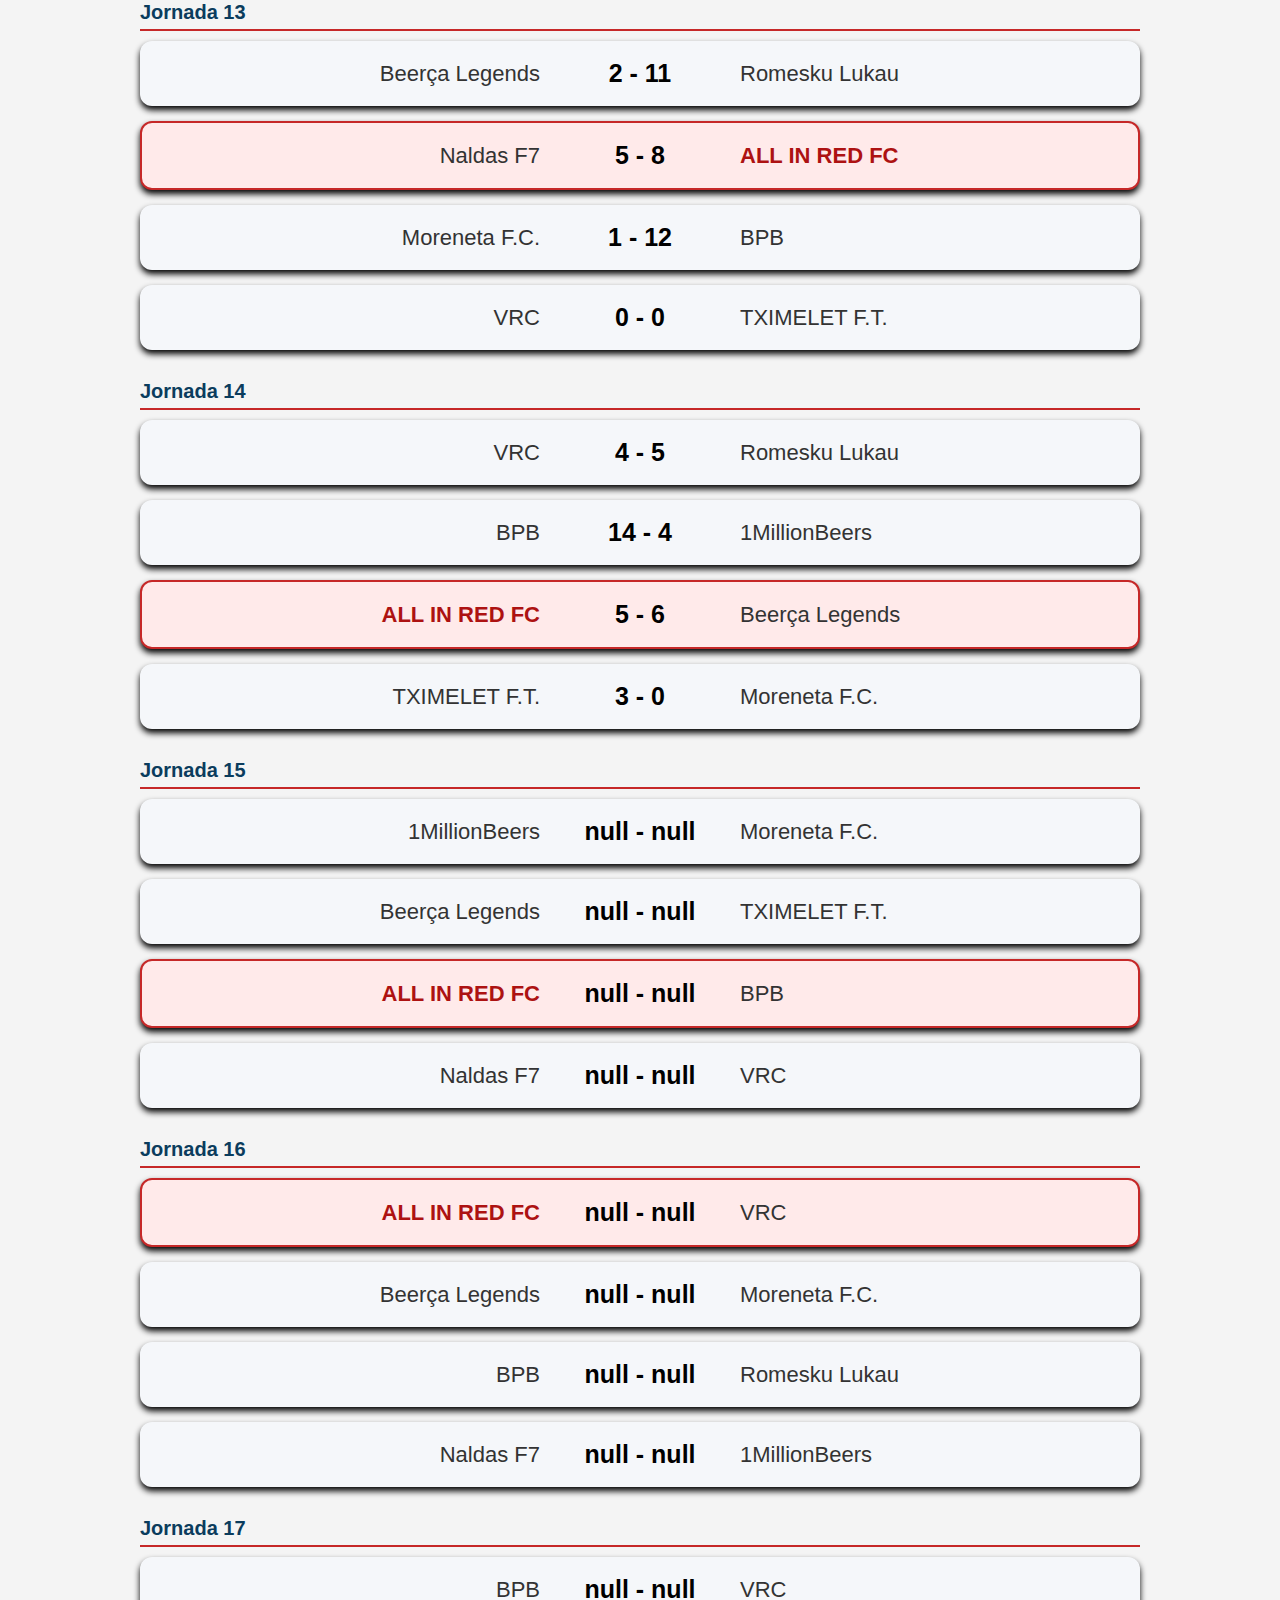
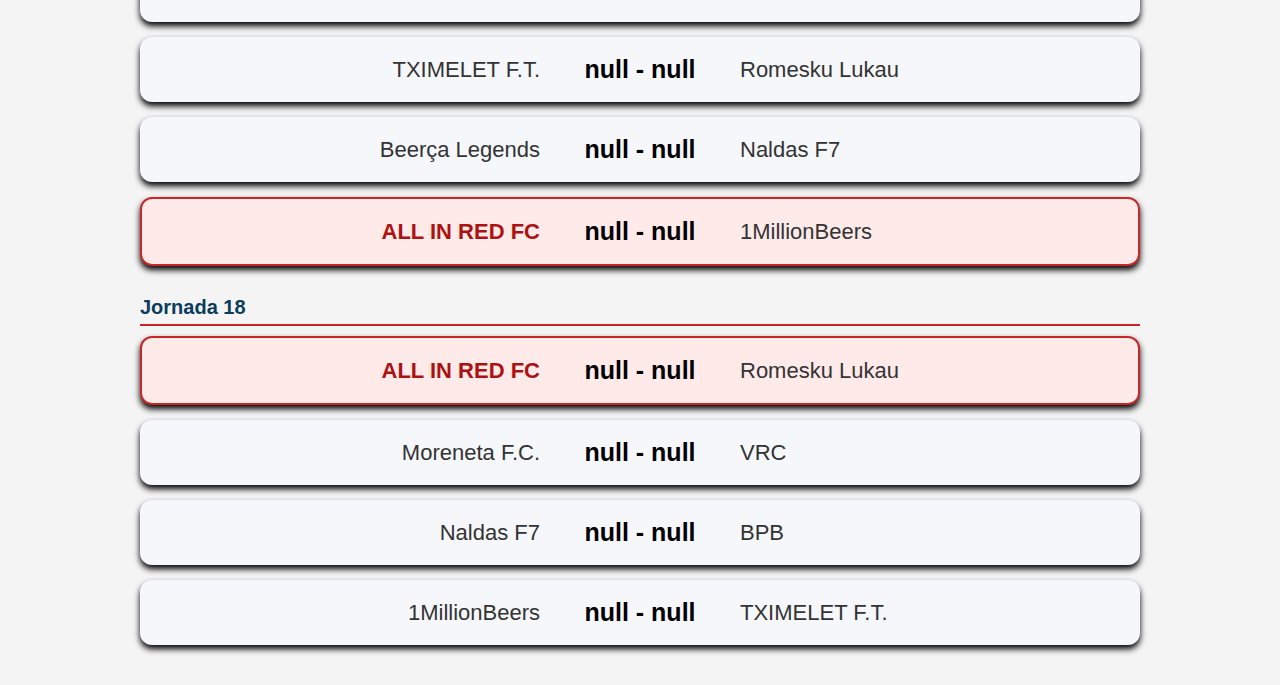
<file: resultados.html>
<!DOCTYPE html>
<html lang="es">
<head>
  <meta charset="UTF-8">
  <title>Resultados</title>
  <link rel="stylesheet" href="css/estilos.css">
</head>
<body>

<header class="header">
  <img src="img/escudo.png" class="escudo">
  <h1>Resultados</h1>
</header>

<nav>
  <a href="previa.html">Próximo partido</a>
  <a href="index.html">Inicio</a>
  <a href="jugadores.html">Jugadores</a>
  <a href="estadisticas.html">Estadísticas</a>
  <a href="resultados.html">Resultados</a>
  <a href="clasificacion.html">Clasificación</a>
</nav>

<div id="resultados" class="resultados-container"></div>

<script src="js/datos.js"></script>

<script>
  const MI_EQUIPO = "ALL IN RED FC";
const contenedor = document.getElementById("resultados");

// Agrupar partidos por jornada
const jornadasMap = new Map();

partidos.forEach(p => {
  if (!jornadasMap.has(p.jornada)) {
    jornadasMap.set(p.jornada, []);
  }
  jornadasMap.get(p.jornada).push(p);
});

// Mostrar cada jornada con sus partidos
jornadasMap.forEach((partidosJornada, numJornada) => {
  // Título de la jornada
  contenedor.innerHTML += `<h2 class="jornada-titulo">Jornada ${numJornada}</h2>`;

  // Todos los partidos de esa jornada
  partidosJornada.forEach(p => {
    const esMiPartido = p.local === MI_EQUIPO || p.visitante === MI_EQUIPO;

    contenedor.innerHTML += `
      <div class="partido ${esMiPartido ? 'partido-mi-equipo' : ''}">
        <span class="equipo ${p.local === MI_EQUIPO ? 'mi-equipo' : ''}">${p.local}</span>
        <span class="resultado">${p.golesLocal} - ${p.golesVisitante}</span>
        <span class="equipo ${p.visitante === MI_EQUIPO ? 'mi-equipo' : ''}">${p.visitante}</span>
      </div>
    `;
  });
});

</script>
</file>
<file: css/estilos.css>
body {
  font-family: Arial, Helvetica, sans-serif;
  margin: 0;
  background-color: #f4f4f4;
  color: #333;
}

header {
  background-color: #ad1212;
  color: white;
  padding: 30px;
  text-align: center;
}

nav {
  background-color: #ffffff;
  padding: 20px;
  text-align: center;
  font-size: 18px;
}

nav a {
  color: #ad1212;
  text-decoration: none;
  margin: 0 20px;
  font-weight: bold;
}

nav a:hover {
  text-decoration: underline;
}

.container {
  padding: 20px;
}

.card {
  background: #ffffff;
  padding: 15px;
  margin-bottom: 15px;
  border-radius: 8px;
  box-shadow: 0 2px 5px rgba(255, 255, 255, 0.1);
}
.header {
  display: flex;
  align-items: center;
  gap: 20px;
}

.escudo {
  width: 100px;
  height: auto;
}

.estadisticas {
  display: grid;
  grid-template-columns: repeat(auto-fit, minmax(180px, 1fr));
  gap: 20px;
  margin-top: 30px;
}

.stat-card {
  background-color: #f4f6f8;
  padding: 25px;
  border-radius: 15px;
  text-align: center;
  box-shadow: 0 5px 10px rgba(0,0,0,0.1);
}

.stat-card h3 {
  margin-bottom: 10px;
  font-size: 16px;
  color: #555;
}

.stat-card p {
  font-size: 32px;
  font-weight: bold;
  color: #0b3c5d;
}
.stat-card p:hover {
  color: #ad1212;
}
.jugadores-container {
  display: flex;
  flex-direction: column;
  gap: 20px; /* espacio entre filas */
  margin-top: 30px;
  padding: 0 20px;
}

.fila {
  display: flex;
  justify-content: center; /* centra las tarjetas en la fila */
  gap: 20px; /* espacio entre tarjetas */
  flex-wrap: wrap; /* ajusta en pantallas pequeñas */
}

.jugador-card {
  max-width: 220px;
  width: 100%;
  background-color: #ad1212;
  padding: 30px;
  border-radius: 15px;
  text-align: left;
  box-shadow: 0 5px 10px #000000;
  transition: transform 0.2s;
}

.jugador-card:hover {
  transform: translateY(-5px);
}

.jugador-card img {
  width: 155px;
  height: 155px;
  border-radius: 50px;
  margin-bottom: -10px;
  object-fit: cover;
}

.jugador-card h2 {
  font-size: 26px;
  margin-bottom: 12px;
  color: #ffffff;
}

.jugador-card p {
  font-size: 18px;
  margin: 4px 0;
  color: #ffffff;
}

/* Responsive para móvil */
@media (max-width: 600px) {
  .fila {
    justify-content: center;
    gap: 15px;
  }

  .jugador-card {
    max-width: 160px;
  }
}
.escudo-grande {
  margin-top: 40px;
  display: flex;
  justify-content: center;
}

.escudo-grande img {
  width: 220px;      /* tamaño grande */
  max-width: 80%;    /* no se sale en móvil */
  opacity: 0.9;      /* elegante */
}
.resultados-container {
  max-width: 1000px;
  margin: 40px auto;
  padding: 0 20px;
}

.partido {
  display: grid;
  grid-template-columns: 1fr 200px 1fr;
  align-items: center;
  background-color: #f5f7fa;
  padding: 18px 25px;
  margin-bottom: 15px;
  border-radius: 12px;
  box-shadow: 0 4px 6px rgba(0, 0, 0);
}
.partido-mi-equipo {
  background-color: #ffeaea; /* rojo muy suave */
  border: 2px solid #c62828;
}

.equipo {
  font-size: 22px;
}

.equipo:first-child {
  text-align: right;
}

.equipo:last-child {
  text-align: left;
}

.resultado {
  font-size: 25px;
  font-weight: bold;
  text-align: center;
  color: #000000;
}

.mi-equipo {
  font-weight: bold;
  color: #ad1212;
}
@media (max-width: 600px) {
  .partido {
    grid-template-columns: 1fr;
    text-align: center;
    gap: 8px;
  }

  .equipo {
    text-align: center !important;
  }

  .resultado {
    font-size: 20px;
  }
}
.jugador-card {
  position: relative; /* necesario para posicionar el dorsal */
}
.dorsal {
  position: absolute;
  top: 15px;
  left: 190px;
  background-color: #ffffff; /* rojo del club */
  color: #ad1212;
  font-size: 45px;
  font-weight: bold;
  width: 75px;
  height: 75px;
  border-radius: 50%;
  display: flex;
  align-items: center;
  justify-content: center;
}
.dorsal {
  box-shadow: 0 3px 6px rgba(0,0,0,0.3);
}
@media (max-width: 600px) {
  .dorsal {
    top: 10px;
    left: auto;
    right: 10px;
    width: 50px;
    height: 50px;
    font-size: 24px;
  }
}
.equipaciones {
  text-align: center;
  margin-top: 0px;
  font-size: 30px;
  color: #333;
}

.equipaciones-grid {
  display: flex;
  justify-content: center;
  gap: 70px;
  flex-wrap: wrap;
}

.equipacion-bloque h3 {
  margin-bottom: 30px;
  margin-top: 20px;
}

.equipacion-fila {
  display: flex;
  gap: 20px;
}

.equipacion-fila img {
  width: 350px;
  background-color: #978247;
  padding: 15px;
  border-radius: 15px;
  box-shadow: 0 4px 8px rgba(0,0,0);
  margin-bottom: 70px;
}
.hero {
  text-align: center;
  margin: 40px 0;
}

.hero img {
  width: 250px;
  height: 250px;
}

.hero h1 {
  margin-top: 15px;
  font-size: 60px;
  color:#333
}

.lema {
  font-style: italic;
  color: #ad1212;
  margin-bottom: 100px;
  font-size: 18px;
}
.stats {
  display: flex;
  justify-content: center;
  gap: 30px;
  margin: 40px 0;
  flex-wrap: wrap;
}
.stat {
  background: #ffffff;
  padding: 50px 150px;
  border-radius: 15px;
  width: 380px;
  text-align: center;
  box-shadow: 0 4px 8px #a3883c;
}
.stat strong {
  font-size: 35px;
  color: #a3883c;
}
.stat h3 {
  margin-bottom: 50px;
  font-size: 35px;
  color: #a3883c;
  text-align: left;
  margin-top: -20px;
  margin-left: -70px;
}
.stat p {
  margin-bottom: 25px;
  font-size: 35px;
  color: 333;
  text-align: center;
  margin-top: -25px;
}
.card {
  max-width: 700px;
  margin:40px auto;
  background: #ffffff;
  padding: 2px;
  border-radius: 15px;
  text-align: center;
  box-shadow: 0 4px 8px #ad1212;
}
@media (max-width: 600px) {
  .hero img {
    width: 120px;
  }

  .stats {
    gap: 15px;
  }
}
.fila-info {
  display: grid;
  grid-template-columns: repeat(4, 1fr);
  gap: 25px;
  max-width: 1200px;
  margin: 40px auto;
}

.card.mini {
  padding: 40px;
  width: 350px;
  font-size: 18px;
}

.card.mini h2 {
  margin-bottom: 10px;
  font-size: 26px;
  text-align: left;
  margin-top: -20px;
  margin-left: -10px;
}
.card.mini h3 {
  margin-bottom: 10px;
  font-size: 26px;
}
@media (max-width: 900px) {
  .fila-info {
    grid-template-columns: repeat(2, 1fr);
  }
}

@media (max-width: 500px) {
  .fila-info {
    grid-template-columns: 1fr;
  }
}
.jornada-titulo {
  margin-top: 30px;
  margin-bottom: 10px;
  font-size: 20px;
  color: #0b3c5d;
  border-bottom: 2px solid #c62828;
  padding-bottom: 5px;
}
.card.welcome {
  max-width: 1700px;
  margin: 40px auto;
  background: #ffffff;
  padding: 30px;
  border-radius: 15px;
  text-align: center;
  box-shadow: 0 4px 8px #ad1212;
  margin-bottom: 40px;
  font-size: 20px;
}
.menu a.activo {
  font-weight: bold;
  border-bottom: 3px solid #ad1212;
}

.bloque {
  margin-bottom: 50px;
}

.stats-grid {
  display: grid;
  grid-template-columns: repeat(auto-fit, minmax(220px, 1fr));
  gap: 25px;
  font-size: 30px;
  box-shadow: 0 4px 8px #a3883c;
  border-radius: 15px;
}
.estadisticas {
  display: flex;
  flex-direction: column;
  margin-left: 300px;
  margin-right: 300px;
  font-size: 30px;
}
.racha {
  display: flex;
  gap: 12px;
  margin-bottom: -20px;
  margin-left: 80px;
}

.racha span {
  width: 42px;
  height: 42px;
  border-radius: 50%;
  display: flex;
  align-items: center;
  justify-content: center;
  font-size: 20px;
  font-weight: bold;
  color: white;
}

.racha .victoria { background: #2e7d32; }
.racha .empate   { background: #f9a825; }
.racha .derrota  { background: #c62828; }

.bloque h2 {
  display: grid;
  grid-template-columns: repeat(auto-fit, minmax(220px, 1fr));
  gap: 25px;
  font-size: 40px;
}
.card.estadisticas h1 {
  font-size: 50px;
  margin-bottom: 30px;  
}
.table {
  display: block;
}
.container {
  max-width: 1500px;
  margin: auto;
}

.tabla-clasificacion {
  width: 100%;
  border-collapse: collapse;
  background: white;
}
.tabla-clasificacion th,
.tabla-clasificacion td {
  border: 3px solid #000000;
  padding: 15px;
  text-align: center;
}
.tabla-clasificacion th {
  background: #ad1212;
  font-weight: bold;
  color: white;
}
.tabla-clasificacion tr.mi-equipo {
  background-color: #ffeaea;
  font-weight: bold;
}
@media (max-width: 768px) {
  nav {
    display: flex;
    flex-wrap: wrap;
    justify-content: center;
    gap: 10px;
  }

  nav a {
    font-size: 14px;
    padding: 8px 10px;
  }
  .container,
  .estadisticas {
    padding: 10px;
  }
  .jugadores-grid {
    grid-template-columns: repeat(2, 1fr);
  }
  .jugador-card {
    padding: 10px;
  }

  .jugador-card h3 {
    font-size: 16px;
  }
  .stats-grid {
    grid-template-columns: 1fr;
  }
  .stat-card {
    padding: 15px;
    font-size: 15px;
  }
  table {
    font-size: 13px;
  }

  th, td {
    padding: 6px;
  }

}
.stat-card {
  background: white;
  border-radius: 18px;
  padding: 20px;
  text-align: center;
  border: 2px solid #ddd;
  box-shadow: 0 4px 12px rgba(0,0,0,0.08);
}

.stat-num {
  font-size: 32px;
  font-weight: bold;
  color: #ad1212;
  margin-bottom: 8px;
}

.stat-label {
  font-size: 15px;
  color: #333;
  line-height: 1.3;
}

@media (max-width: 768px) {
  .estadisticas {
    padding: 15px;
  }
  .bloque {
    margin-bottom: 35px;
  }
  .stats-grid {
    grid-template-columns: 1fr !important;
    gap: 15px;
  }
  .stat-card {
    padding: 18px;
  }
  .stat-num {
    font-size: 26px;
  }
  .stat-label {
    font-size: 14px;
  }
  .racha {
    display: flex;
    justify-content: center;
    gap: 10px;
    flex-wrap: wrap;
    font-size: 18px;
  }

  .racha span {
    padding: 10px 14px;
    border-radius: 10px;
  }
}

.partido-previo {
  text-align: center;
}

.partido-previo h2 {
  margin-bottom: 20px;
}

.info-partido {
  display: flex;
  flex-direction: column;
  gap: 20px;
}

.equipos {
  display: flex;
  justify-content: center;
  align-items: center;
  gap: 25px;
  font-size: 22px;
  font-weight: bold;
}

.equipo.local {
  color: #ad1212;
}

.equipo.visitante {
  color: #444;
}

.vs {
  font-size: 18px;
}

.datos p {
  margin: 6px 0;
  font-size: 20px;
}
@media (max-width: 600px) {
  .equipos {
    font-size: 18px;
    gap: 15px;
  }

  .datos p {
    font-size: 14px;
  }
}
.campo-futbol {
  background: linear-gradient(#1f8f3a, #1f8f3a);
  border-radius: 18px;
  padding: 30px 20px;
  display: flex;
  flex-direction: column-reverse;
  gap: 35px;
  margin-top: 25px;
}
.linea {
  display: flex;
  justify-content: center;
  gap: 45px;
}
.jugador {
  display: flex;
  flex-direction: column;
  align-items: center;
  width: 170px;
}

.jugador img {
  width: 75px;
  height: 75px;
  border-radius: 50%;
  border: 3px solid #ad1212;
  background: #000;
}

.jugador span {
  margin-top: 18px;
  font-size: 18px;
  font-weight: bold;
  color: white;
  text-align: center;
}
@media (max-width: 600px) {
  .campo-futbol {
    padding: 20px 10px;
    gap: 25px;
  }

  .linea {
    gap: 18px;
  }

  .jugador {
    width: 65px;
  }

  .jugador img {
    width: 50px;
    height: 50px;
  }

  .jugador span {
    font-size: 11px;
  }
   .dorsals {
    width: 22px;
    height: 22px;
    font-size: 11px;
  }

  .capitan {
    width: 18px;
    height: 18px;
    font-size: 11px;
    right: -12px;
  }

  .guantes {
    font-size: 16px;
  }
}
.foto-jugador {
  position: relative;
}
.dorsals {
  position: absolute;
  bottom: -16px;
  left: 50%;
  transform: translateX(-50%);
  background: #c00;
  color: white;
  width: 30px;
  height: 30px;
  border-radius: 50%;
  font-size: 15 px;
  font-weight: bold;
  display: flex;
  align-items: center;
  justify-content: center;
  border: 2px solid white;
}
.capitan {
  position: absolute;
  right: -20px;
  top: 8px;
  background: gold;
  color: black;
  font-weight: bold;
  font-size: 12px;
  width: 25px;
  height: 25px;
  border-radius: 50%;
  display: flex;
  align-items: center;
  justify-content: center;
}
.guantes {
  position: absolute;
  right: -16px;
  bottom: 8px;
  font-size: 18px;
}
</file>
